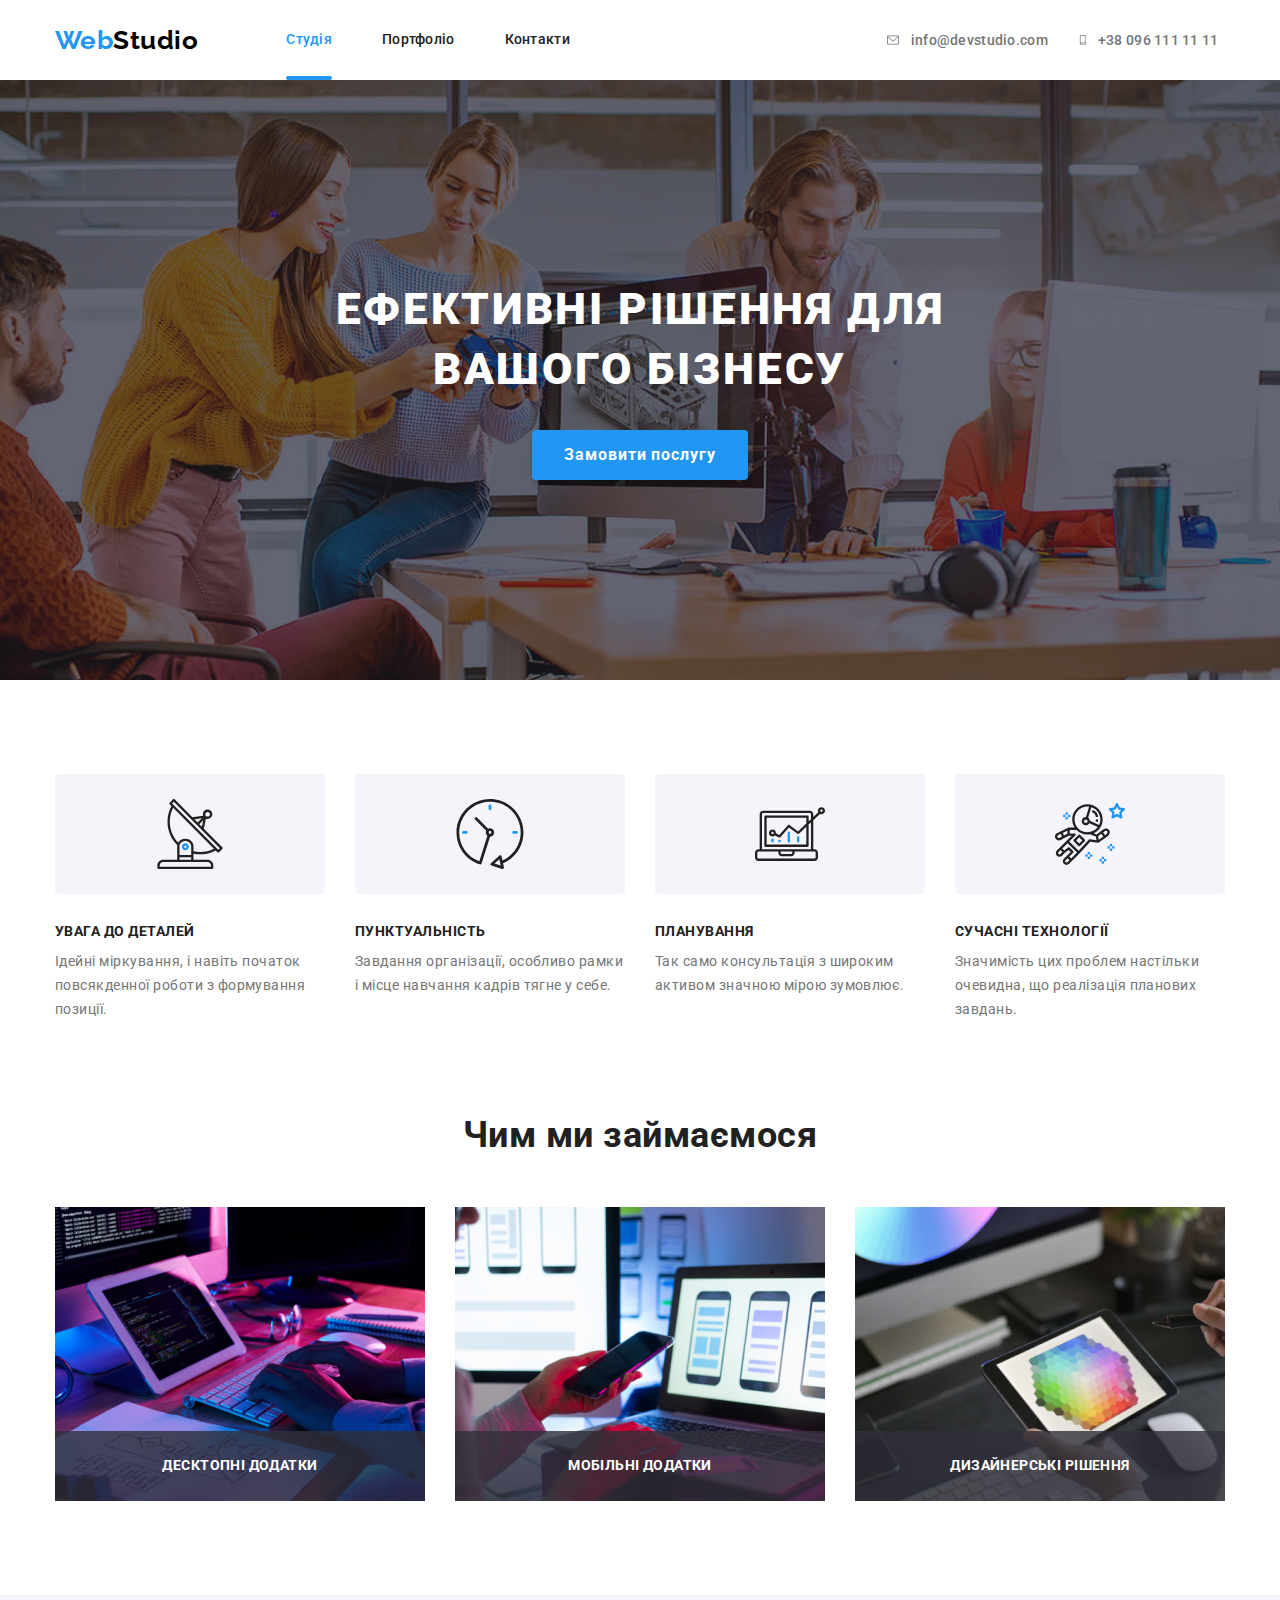
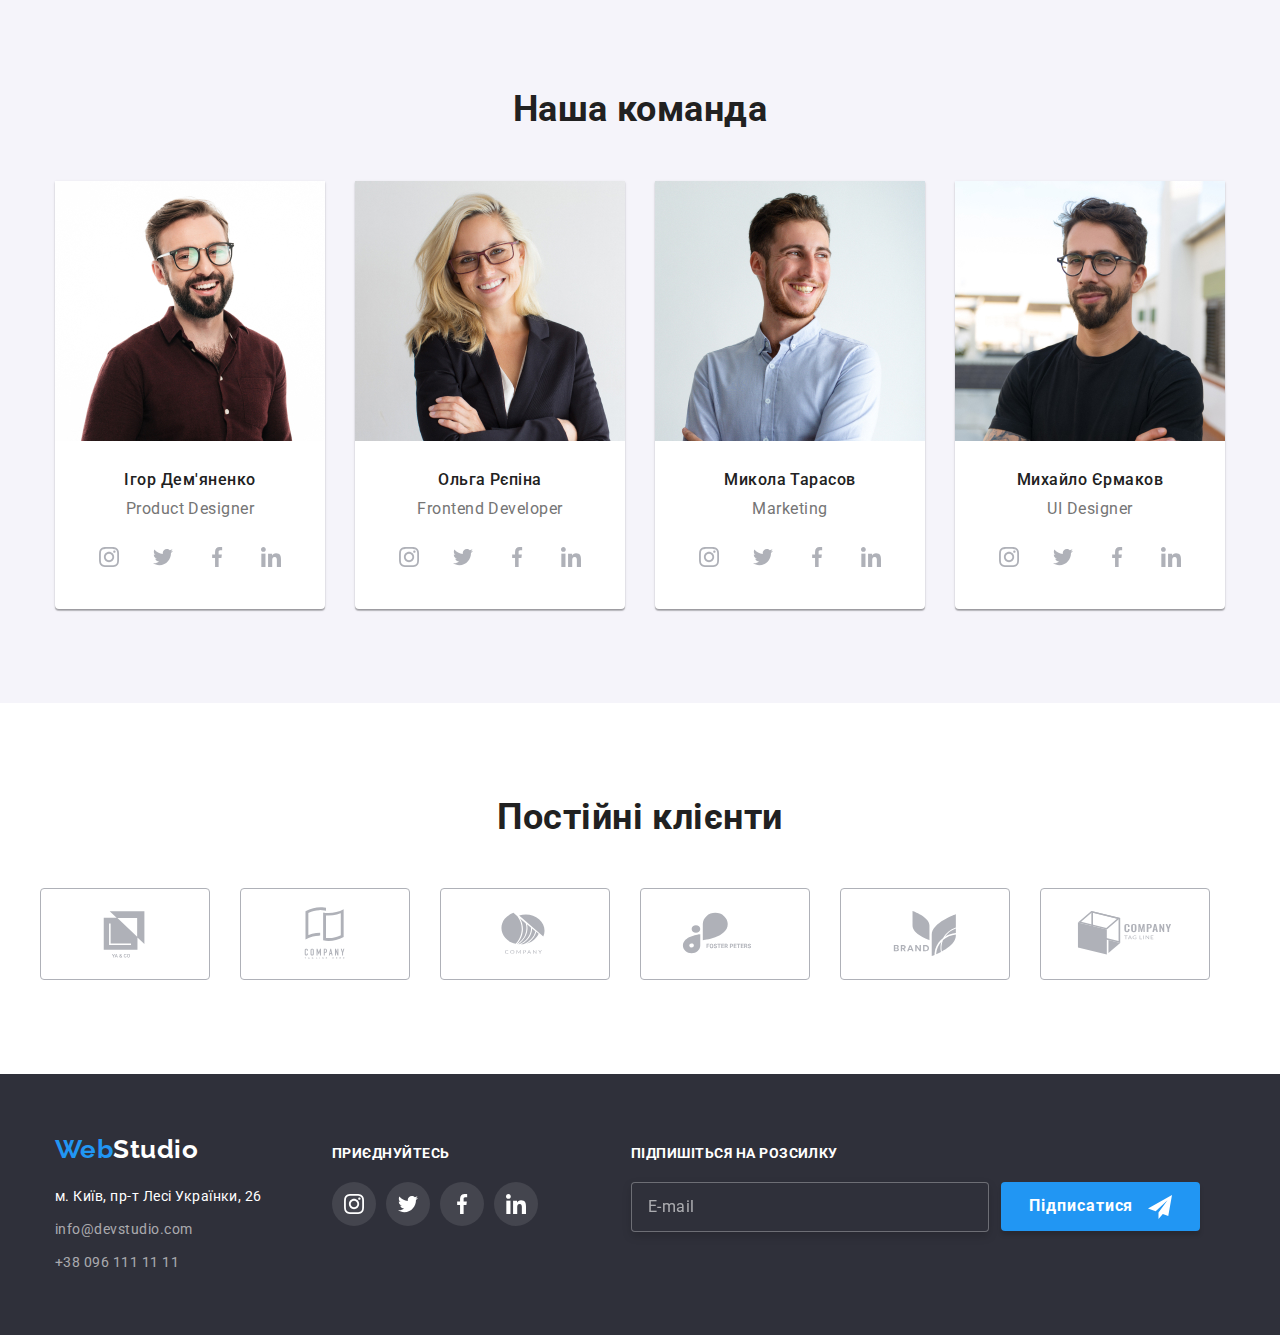
<file: index.html>
<!DOCTYPE html>
<html lang="en">
  <head>
    <meta charset="UTF-8" />
    <meta http-equiv="X-UA-Compatible" content="IE=edge" />
    <meta name="viewport" content="width=device-width, initial-scale=1.0" />
    <title>Document</title>
    <link
      href="https://fonts.googleapis.com/css2?family=Raleway:wght@700&family=Roboto:wght@400;500;700;900&display=swap"
      rel="stylesheet"
    />
    <link
      rel="stylesheet"
      href="https://cdnjs.cloudflare.com/ajax/libs/modern-normalize/1.1.0/modern-normalize.min.css"
    />
    <link rel="stylesheet" href="./css/main.min.css" />
  </head>
  <body>
    <!-- Модальне вікно -->

    <div class="backdrop is-hidden" data-modal>
      <div class="modal">
        <button data-modal-close class="modal__button">
          <svg class="modal__icon" width="30" height="30">
            <use href="./images/svg/symbol-defs.svg#icon-close" />
          </svg>
        </button>
        <h2 class="modal__title">Залиште свої дані, ми вам передзвонимо</h2>

        <form class="form">
          <div class="form__group">
            <label class="form__label"
              >Ім'я
              <input
                class="form__input"
                type="text"
                placeholder=" "
                name=" user-nane"
                required
              />
              <svg class="modal__icon" width="20" height="20">
                <use
                  href="./images/svg/symbol-defs.svg#icon-person-black-18dp-1"
                />
              </svg>
            </label>
          </div>

          <div class="form__group">
            <label class="form__label"
              >Телефон
              <input
                class="form__input"
                type="tel"
                placeholder=" "
                name=" namber "
                required
              />
              <svg class="modal__icon" width="20" height="20">
                <use
                  href="./images/svg/symbol-defs.svg#icon-phone-black-18dp-1"
                />
              </svg>
            </label>
          </div>

          <div class="form__group">
            <label class="form__label"
              >Пошта
              <input
                class="form__input"
                type="email"
                placeholder=" "
                name=" tel-nane"
                required
              />
              <svg class="modal__icon" width="20" height="20">
                <use
                  href="./images/svg/symbol-defs.svg#icon-email-black-18dp-1"
                />
              </svg>
            </label>
          </div>

          <div class="form__group">
            <label class="form__label form__label-message"
              >Коментар
              <textarea
                class="form__input"
                name="form-text"
                placeholder="Введіть текст"
                required
              ></textarea>
            </label>
          </div>

          <div class="form__check">
            <input
              class="form__checkbox display"
              type="checkbox"
              name=""
              id="licence"
              required
            />
            <label class="form__label-check" for="licence">
              <svg class="form__check-icon" width="11" height="8">
                <use href="./images/svg/symbol-defs.svg#icon-check" />
              </svg>
              Погоджуюся з розсилкою та приймаю
              <a class="form__check-link" href="#"> Умови договору</a>
            </label>
            <button class="form__button" type="submit">Відправити</button>
          </div>
        </form>
      </div>
    </div>
    <!-- Шапка -->

    <header class="header">
      <div class="container flex">
        <a class="logo__link link" href="index.html">
          <span class="logo__title">Web</span
          ><span class="logo__title-header">Studio</span></a
        >
        <!-- Навігація на інші сторінки -->

        <div class="header-new">
          <nav class="nav">
            <ul class="nav__list list">
              <li class="nav__item">
                <a class="nav__link current link" href="./index.html">Студія</a>
              </li>
              <li class="nav__item">
                <a class="nav__link link" href="./portfolio.html">Портфоліо</a>
              </li>
              <li class="nav__item">
                <a class="nav__link link" href="">Контакти</a>
              </li>
            </ul>
          </nav>

          <ul class="contact list">
            <li class="contact__item">
              <a class="contact__link link" href="mailto:info@devstudio.com">
                <svg class="contact__icon" width="16" height="12">
                  <use href="./images/svg/symbol-defs.svg#icon-mail" />
                </svg>
                info@devstudio.com</a
              >
            </li>
            <li class="contact__item">
              <a
                class="contact__link contact__link--number link"
                href="tel:+380961111111"
              >
                <svg class="contact__icon" width="10" height="16">
                  <use href="./images/svg/symbol-defs.svg#icon-smartphone" />
                </svg>
                +38 096 111 11 11
              </a>
            </li>
          </ul>
        </div>

        <div class="header-link" data-menu>
          <div class="header-link__box">
            <nav class="nav--header">
              <ul class="nav__list--header list">
                <li class="nav__item-header">
                  <a class="nav__header current link" href="./index.html"
                    >Студія</a
                  >
                </li>
                <li class="nav__item-header">
                  <a class="nav__header link" href="./portfolio.html"
                    >Портфоліо</a
                  >
                </li>
                <li class="nav__item-header">
                  <a class="nav__header link" href="">Контакти</a>
                </li>
              </ul>
            </nav>
          </div>
          <div class="header-link__box2">
            <ul class="contact--header list">
              <li class="contact__item--header">
                <a class="contact__header--num link" href="tel:+380961111111">
                  +38 096 111 11 11
                </a>
              </li>
              <li class="contact__item--header">
                <a
                  class="contact__header--mail link"
                  href="mailto:info@devstudio.com"
                >
                  info@devstudio.com</a
                >
              </li>
            </ul>
            <ul class="social-header list">
              <li class="social-header__item">
                <a href="" class="social-header__link">Instagram</a>
              </li>
              <li class="social-header__item">
                <a href="" class="social-header__link">Twitter</a>
              </li>
              <li class="social-header__item">
                <a href="" class="social-header__link">Facebook</a>
              </li>
              <li class="social-header__item">
                <a href="" class="social-header__link">LinkedIn</a>
              </li>
            </ul>
          </div>
        </div>
        <button
          class="header__btn is-open"
          type="button"
          aria-expanded="false"
          aria-controls="menu__container"
          data-menu-button
        >
          <svg
            class="header__icon"
            width="40"
            heiht="40"
            aria-label="open menu"
          >
            <use
              class="menu-btn__close"
              href="./images/svg/symbol-defs.svg#icon-close_40px"
            ></use>
            <use
              class="menu-btn__menu"
              href="./images/svg/symbol-defs.svg#icon-menu_40px"
            ></use>
          </svg>
        </button>
      </div>
    </header>
    <!-- Унікальний контент сторінки -->

    <main class="main">
      <!-- Герой-->

      <section class="hero">
        <h1 class="hero__title">Ефективні рішення для вашого бізнесу</h1>
        <button data-modal-open class="hero__button" type="button">
          Замовити послугу
        </button>
      </section>

      <!-- Особливості-->

      <section class="features section">
        <div class="container">
          <h2 class="visually-hidden">Особливості</h2>
          <ul class="features__list list">
            <li class="features__item">
              <div class="features__box">
                <svg class="features__icon" width="70" height="70">
                  <use href="./images/svg/symbol-defs.svg#icon-antenna" />
                </svg>
              </div>
              <h3 class="features__title">УВАГА ДО ДЕТАЛЕЙ</h3>
              <p class="features__text">
                Ідейні міркування, і навіть початок повсякденної роботи з
                формування позиції.
              </p>
            </li>
            <li class="features__item">
              <div class="features__box">
                <svg class="features__icon" width="70" height="70">
                  <use href="./images/svg/symbol-defs.svg#icon-clock" />
                </svg>
              </div>
              <h3 class="features__title">ПУНКТУАЛЬНІСТЬ</h3>
              <p class="features__text">
                Завдання організації, особливо рамки і місце навчання кадрів
                тягне у себе.
              </p>
            </li>
            <li class="features__item">
              <div class="features__box">
                <svg class="features__icon" width="70" height="70">
                  <use href="./images/svg/symbol-defs.svg#icon-diagram" />
                </svg>
              </div>
              <h3 class="features__title">ПЛАНУВАННЯ</h3>
              <p class="features__text">
                Так само консультація з широким активом значною мірою зумовлює.
              </p>
            </li>
            <li class="features__item">
              <div class="features__box">
                <svg class="features__icon" width="70" height="70">
                  <use href="./images/svg/symbol-defs.svg#icon-astronaut" />
                </svg>
              </div>
              <h3 class="features__title">СУЧАСНІ ТЕХНОЛОГІЇ</h3>
              <p class="features__text">
                Значимість цих проблем настільки очевидна, що реалізація
                планових завдань.
              </p>
            </li>
          </ul>
        </div>
      </section>

      <!-- Чим ми займаємся -->

      <section class="we-do section">
        <div class="container">
          <h2 class="title">Чим ми займаємося</h2>
          <ul class="we-do__list list">
            <li class="we-do__item">
              <picture>
                <source
                  srcset="
                    ./images/desktop/img1.jpg    1x,
                    ./images/desktop/img1@2x.jpg 2x
                  "
                />
                <img
                  class="pictures"
                  src="./images/desktop/img1.jpg jpg"
                  alt="Десктопні додатки"
                  width="370"
                />
              </picture>
              <p class="we-do__text">Десктопні додатки</p>
            </li>
            <li class="we-do__item">
              <picture>
                <source
                  srcset="
                    ./images/desktop/img2.jpg    1x,
                    ./images/desktop/img2@2x.jpg 2x
                  "
                />
                <img
                  class="pictures"
                  src="./images/desktop/img2.jpg "
                  alt="Мобільні додатки"
                  width="370"
                />
              </picture>

              <p class="we-do__text">Мобільні додатки</p>
            </li>
            <li class="we-do__item">
              <picture>
                <source
                  srcset="
                    ./images/desktop/img3.jpg    1x,
                    ./images/desktop/img3@2x.jpg 2x
                  "
                />
                <img
                  class="pictures"
                  src="./images/desktop/img3.jpg"
                  alt="Дизайнерські рішення"
                  width="370"
                />
              </picture>
              <p class="we-do__text">Дизайнерські рішення</p>
            </li>
          </ul>
        </div>
      </section>

      <!-- Наша команда -->

      <section class="team section">
        <div class="container">
          <h2 class="title">Наша команда</h2>
          <ul class="team__list list">
            <li class="team__item">
              <picture>
                <source
                  srcset="
                    ./images/desktop/igor.jpg    1x,
                    ./images/desktop/igor@2x.jpg 2x
                  "
                  media="(min-width:1200px)"
                />
                <source
                  srcset="
                    ./images/tablet/igor-tab.jpg    1x,
                    ./images/tablet/igor-tab@2x.jpg 2x
                  "
                  media="(min-width:768px)"
                />
                <source
                  srcset="
                    ./images/mobile/igor-mob.jpg    1x,
                    ./images/mobile/igor-mob@2x.jpg 2x
                  "
                  media="(min-width:320px)"
                />
                <img
                  class="team__photo pictures"
                  src="./images/mobile/igor-mob.jpg"
                  alt="Ігор Дем'яненко"
                />
              </picture>
              <div class="person">
                <h3 class="person__title">Ігор Дем'яненко</h3>
                <p class="person__text">Product Designer</p>
                <ul class="social-networks">
                  <li class="social-networks__item">
                    <a class="social-networks__link" href="">
                      <svg
                        class="social-networks__icon"
                        width="20px"
                        height="20px"
                      >
                        <use
                          href="./images/svg/symbol-defs.svg#icon-instagram"
                        ></use>
                      </svg>
                    </a>
                  </li>
                  <li class="social-networks__item">
                    <a class="social-networks__link" href="">
                      <svg
                        class="social-networks__icon"
                        width="20px"
                        height="20px"
                      >
                        <use
                          href="./images/svg/symbol-defs.svg#icon-twitter"
                        ></use>
                      </svg>
                    </a>
                  </li>
                  <li class="social-networks__item">
                    <a class="social-networks__link" href="">
                      <svg
                        class="social-networks__icon"
                        width="20px"
                        height="20px"
                      >
                        <use
                          href="./images/svg/symbol-defs.svg#icon-facebook"
                        ></use>
                      </svg>
                    </a>
                  </li>
                  <li class="social-networks__item">
                    <a class="social-networks__link" href="">
                      <svg
                        class="social-networks__icon"
                        width="20px"
                        height="20px"
                      >
                        <use
                          href="./images/svg/symbol-defs.svg#icon-linkedin"
                        ></use>
                      </svg>
                    </a>
                  </li>
                </ul>
              </div>
            </li>
            <li class="team__item">
              <picture>
                <source
                  srcset="
                    ./images/desktop/olga.jpg    1x,
                    ./images/desktop/olga@2x.jpg 2x
                  "
                  media="(min-width:1200px)"
                />
                <source
                  srcset="
                    ./images/tablet/olga-tab.jpg    1x,
                    ./images/tablet/olga-tab@2x.jpg 2x
                  "
                  media="(min-width:768px)"
                />
                <source
                  srcset="
                    ./images/mobile/olga-mob.jpg    1x,
                    ./images/mobile/olga-mob@2x.jpg 2x
                  "
                  media="(min-width:320px)"
                />
                <img
                  class="team__photo pictures"
                  src="./images/mobile/olga-mob.jpg"
                  alt="Ольга Рєпіна"
                />
              </picture>
              <div class="person">
                <h3 class="person__title">Ольга Рєпіна</h3>
                <p class="person__text">Frontend Developer</p>
                <ul class="social-networks">
                  <li class="social-networks__item">
                    <a class="social-networks__link" href="">
                      <svg
                        class="social-networks__icon"
                        width="20px"
                        height="20px"
                      >
                        <use
                          href="./images/svg/symbol-defs.svg#icon-instagram"
                        ></use>
                      </svg>
                    </a>
                  </li>
                  <li class="social-networks__item">
                    <a class="social-networks__link" href="">
                      <svg
                        class="social-networks__icon"
                        width="20px"
                        height="20px"
                      >
                        <use
                          href="./images/svg/symbol-defs.svg#icon-twitter"
                        ></use>
                      </svg>
                    </a>
                  </li>
                  <li class="social-networks__item">
                    <a class="social-networks__link" href="">
                      <svg
                        class="social-networks__icon"
                        width="20px"
                        height="20px"
                      >
                        <use
                          href="./images/svg/symbol-defs.svg#icon-facebook"
                        ></use>
                      </svg>
                    </a>
                  </li>
                  <li class="social-networks__item">
                    <a class="social-networks__link" href="">
                      <svg
                        class="social-networks__icon"
                        width="20px"
                        height="20px"
                      >
                        <use
                          href="./images/svg/symbol-defs.svg#icon-linkedin"
                        ></use>
                      </svg>
                    </a>
                  </li>
                </ul>
              </div>
            </li>
            <li class="team__item">
              <picture>
                <source
                  srcset="
                    ./images/desktop/niko.jpg    1x,
                    ./images/desktop/niko@2x.jpg 2x
                  "
                  media="(min-width:1200px)"
                />
                <source
                  srcset="
                    ./images/tablet/niko-tab.jpg    1x,
                    ./images/tablet/niko-tab@2x.jpg 2x
                  "
                  media="(min-width:768px)"
                />
                <source
                  srcset="
                    ./images/mobile/niko-mob.jpg    1x,
                    ./images/mobile/niko-mob@2x.jpg 2x
                  "
                  media="(min-width:320px)"
                />
                <img
                  class="team__photo pictures"
                  src="./images/mobile/niko-mob.jpg"
                  alt="Микола Тарасов"
                />
              </picture>

              <div class="person">
                <h3 class="person__title">Микола Тарасов</h3>
                <p class="person__text">Marketing</p>
                <ul class="social-networks">
                  <li class="social-networks__item">
                    <a class="social-networks__link" href="">
                      <svg
                        class="social-networks__icon"
                        width="20px"
                        height="20px"
                      >
                        <use
                          href="./images/svg/symbol-defs.svg#icon-instagram"
                        ></use>
                      </svg>
                    </a>
                  </li>
                  <li class="social-networks__item">
                    <a class="social-networks__link" href="">
                      <svg
                        class="social-networks__icon"
                        width="20px"
                        height="20px"
                      >
                        <use
                          href="./images/svg/symbol-defs.svg#icon-twitter"
                        ></use>
                      </svg>
                    </a>
                  </li>
                  <li class="social-networks__item">
                    <a class="social-networks__link" href="">
                      <svg
                        class="social-networks__icon"
                        width="20px"
                        height="20px"
                      >
                        <use
                          href="./images/svg/symbol-defs.svg#icon-facebook"
                        ></use>
                      </svg>
                    </a>
                  </li>
                  <li class="social-networks__item">
                    <a class="social-networks__link" href="">
                      <svg
                        class="social-networks__icon"
                        width="20px"
                        height="20px"
                      >
                        <use
                          href="./images/svg/symbol-defs.svg#icon-linkedin"
                        ></use>
                      </svg>
                    </a>
                  </li>
                </ul>
              </div>
            </li>
            <li class="team__item">
              <picture>
                <source
                  srcset="
                    ./images/desktop/michael.jpg    1x,
                    ./images/desktop/michael@2x.jpg 2x
                  "
                  media="(min-width:1200px)"
                />
                <source
                  srcset="
                    ./images/tablet/michael-tab.jpg    1x,
                    ./images/tablet/michael-tab@2x.jpg 2x
                  "
                  media="(min-width:768px)"
                />
                <source
                  srcset="
                    ./images/mobile/michael-mob.jpg    1x,
                    ./images/mobile/michael-mob@2x.jpg 2x
                  "
                  media="(min-width:320px)"
                />
                <img
                  class="team__photo pictures"
                  src="./images/mobile/michael-mob.jpg"
                  alt="Михайло Єрмаков"
                />
              </picture>

              <div class="person">
                <h3 class="person__title">Михайло Єрмаков</h3>
                <p class="person__text">UI Designer</p>
                <ul class="social-networks">
                  <li class="social-networks__item">
                    <a class="social-networks__link" href="">
                      <svg
                        class="social-networks__icon"
                        width="20px"
                        height="20px"
                      >
                        <use
                          href="./images/svg/symbol-defs.svg#icon-instagram"
                        ></use>
                      </svg>
                    </a>
                  </li>
                  <li class="social-networks__item">
                    <a class="social-networks__link" href="">
                      <svg
                        class="social-networks__icon"
                        width="20px"
                        height="20px"
                      >
                        <use
                          href="./images/svg/symbol-defs.svg#icon-twitter"
                        ></use>
                      </svg>
                    </a>
                  </li>
                  <li class="social-networks__item">
                    <a class="social-networks__link" href="">
                      <svg
                        class="social-networks__icon"
                        width="20px"
                        height="20px"
                      >
                        <use
                          href="./images/svg/symbol-defs.svg#icon-facebook"
                        ></use>
                      </svg>
                    </a>
                  </li>
                  <li class="social-networks__item">
                    <a class="social-networks__link" href="">
                      <svg
                        class="social-networks__icon"
                        width="20px"
                        height="20px"
                      >
                        <use
                          href="./images/svg/symbol-defs.svg#icon-linkedin"
                        ></use>
                      </svg>
                    </a>
                  </li>
                </ul>
              </div>
            </li>
          </ul>
        </div>
      </section>

      <!-- Наші клієнти -->

      <section class="regular-customers section">
        <div class="container">
          <h2 class="title">Постійні клієнти</h2>
          <ul class="regular-customers__list list">
            <li class="regular-customers__item">
              <a class="regular-customers__link" href="">
                <svg
                  class="regular-customers__icon"
                  width="106px"
                  height="60px"
                >
                  <use href="./images/svg/symbol-defs.svg#icon-Logo"></use>
                </svg>
              </a>
            </li>
            <li class="regular-customers__item">
              <a class="regular-customers__link" href="">
                <svg
                  class="regular-customers__icon"
                  width="106px"
                  height="60px"
                >
                  <use href="./images/svg/symbol-defs.svg#icon-Logo-1"></use>
                </svg>
              </a>
            </li>
            <li class="regular-customers__item">
              <a class="regular-customers__link" href="">
                <svg
                  class="regular-customers__icon"
                  width="106px"
                  height="60px"
                >
                  <use href="./images/svg/symbol-defs.svg#icon-Logo-2"></use>
                </svg>
              </a>
            </li>
            <li class="regular-customers__item">
              <a class="regular-customers__link" href="">
                <svg
                  class="regular-customers__icon"
                  width="106px"
                  height="60px"
                >
                  <use href="./images/svg/symbol-defs.svg#icon-Logo-3"></use>
                </svg>
              </a>
            </li>
            <li class="regular-customers__item">
              <a class="regular-customers__link" href="">
                <svg
                  class="regular-customers__icon"
                  width="106px"
                  height="60px"
                >
                  <use href="./images/svg/symbol-defs.svg#icon-Logo-4"></use>
                </svg>
              </a>
            </li>
            <li class="regular-customers__item">
              <a class="regular-customers__link" href="">
                <svg
                  class="regular-customers__icon"
                  width="106px"
                  height="60px"
                >
                  <use href="./images/svg/symbol-defs.svg#icon-Logo-5"></use>
                </svg>
              </a>
            </li>
          </ul>
        </div>
      </section>
    </main>

    <!-- Підвал сторінки -->

    <footer class="footer">
      <div class="container section-flex">
        <div class="filter__box">
          <div class="footer-addres">
            <div class="footer-logo">
              <a class="footer-logo__link link" href="index.html">
                <span class="logo__title">Web</span
                ><span class="logo__inversion">Studio</span></a
              >
            </div>
            <address class="address">
              <ul class="address__list list">
                <li class="address__item">
                  <a
                    class="address__link link"
                    href="https://www.google.com/maps/place/%D0%B1%D1%83%D0%BB.+%D0%9B%D0%B5%D1%81%D0%B8+%D0%A3%D0%BA%D1%80%D0%B0%D0%B8%D0%BD%D0%BA%D0%B8,+26,+%D0%9A%D0%B8%D0%B5%D0%B2,+02000/@50.4265807,30.5383858,17z/data=!3m1!4b1!4m5!3m4!1s0x40d4cf0e033ecbe9:0x57a4dffefec77da0!8m2!3d50.4265807!4d30.5383858"
                    target="_blank"
                    rel="noopener noreferrer"
                    >м. Київ, пр-т Лесі Українки, 26</a
                  >
                </li>
                <li class="address__item">
                  <a
                    class="address__linki link"
                    href="mailto:info@devstudio.com"
                    >info@devstudio.com</a
                  >
                </li>
                <li class="address__item">
                  <a class="address__linki link" href="tel:+380961111111"
                    >+38 096 111 11 11</a
                  >
                </li>
              </ul>
            </address>
          </div>

          <!-- Підвал сторінки соціалтні мережі  -->

          <div class="contacts">
            <h2 class="contacts__title">Приєднуйтесь</h2>
            <ul class="contacts__list">
              <li class="contacts__item">
                <a class="contacts__link" href="">
                  <svg class="contacts__icon" width="20px" height="20px">
                    <use
                      href="./images/svg/symbol-defs.svg#icon-instagram"
                    ></use>
                  </svg>
                </a>
              </li>
              <li class="contacts__item">
                <a class="contacts__link" href="">
                  <svg class="contacts__icon" width="20px" height="20px">
                    <use href="./images/svg/symbol-defs.svg#icon-twitter"></use>
                  </svg>
                </a>
              </li>
              <li class="contacts__item">
                <a class="contacts__link" href="">
                  <svg class="contacts__icon" width="20px" height="20px">
                    <use
                      href="./images/svg/symbol-defs.svg#icon-facebook"
                    ></use>
                  </svg>
                </a>
              </li>
              <li class="contacts__item">
                <a class="contacts__link" href="">
                  <svg class="contacts__icon" width="20px" height="20px">
                    <use
                      href="./images/svg/symbol-defs.svg#icon-linkedin"
                    ></use>
                  </svg>
                </a>
              </li>
            </ul>
          </div>

          <!-- Підвал оформлення розсилка -->

          <div class="mailing-list">
            <h2 class="mailing-list__title">Підпишіться на розсилку</h2>
            <form class="mailing-list__form">
              <input
                class="mailing-list__input"
                type="email"
                placeholder="E-mail"
                required
              />
              <button class="mailing-list__btn" type="submit">
                Підписатися
                <svg class="mailing-list__icon" width="24" height="24">
                  <use href="./images/svg/symbol-defs.svg#icon-icon-send" />
                </svg>
              </button>
            </form>
          </div>
        </div>
      </div>
    </footer>
    <script src="./js/mobile-menu.js"></script>
    <script src="./js/modal.js"></script>
  </body>
</html>
</file>
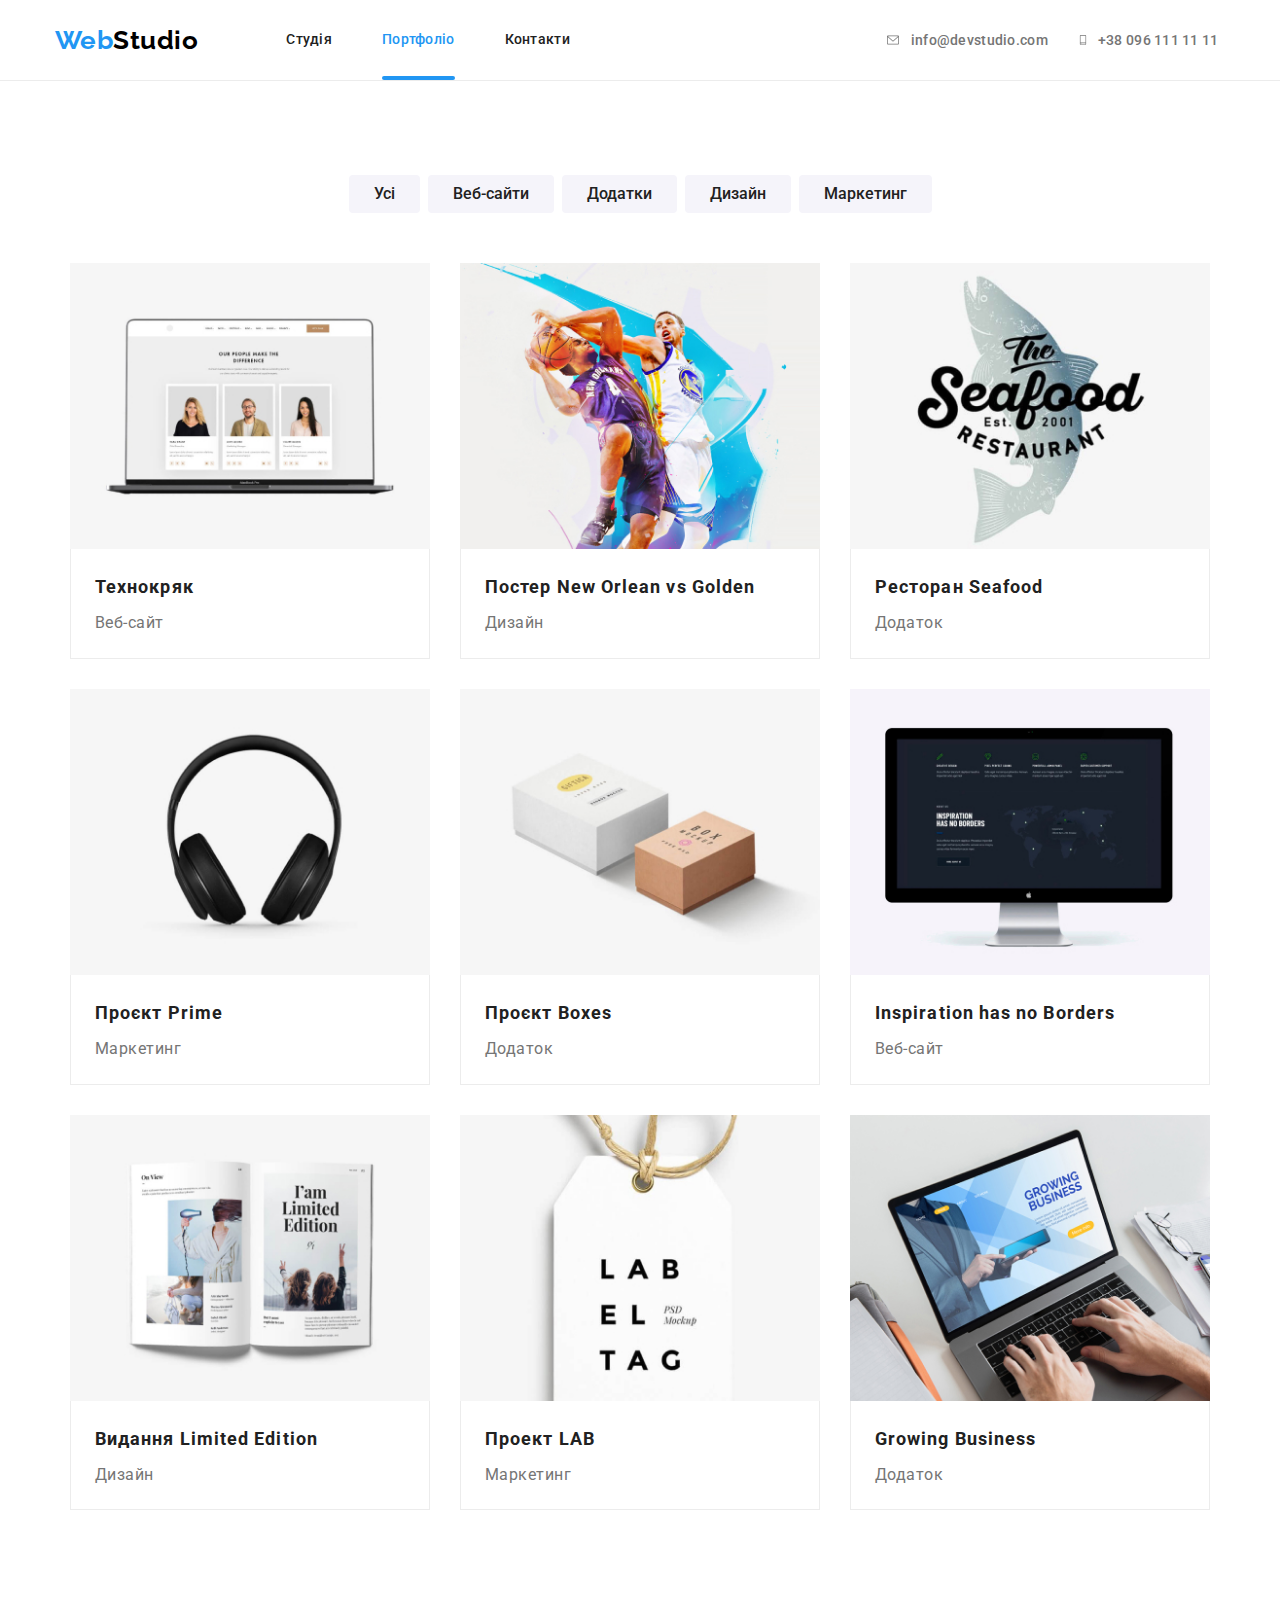
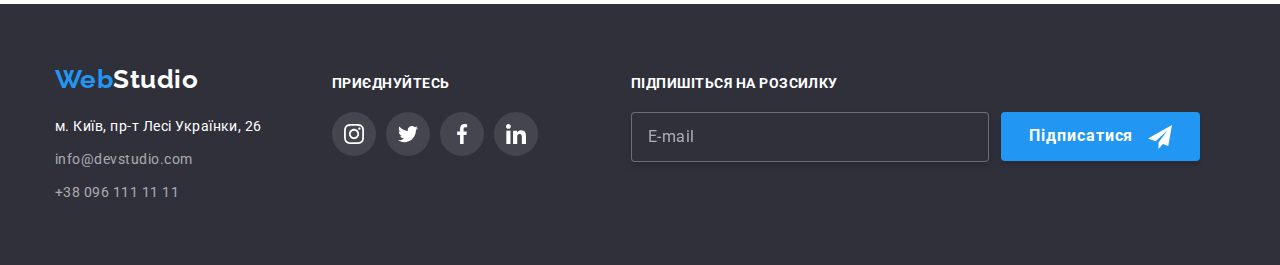
<file: portfolio.html>
<!DOCTYPE html>
<html lang="en">
  <head>
    <meta charset="UTF-8" />
    <meta http-equiv="X-UA-Compatible" content="IE=edge" />
    <meta name="viewport" content="width=device-width, initial-scale=1.0" />
    <title>Document</title>
    <link
      href="https://fonts.googleapis.com/css2?family=Raleway:wght@700&family=Roboto:wght@400;500;700;900&display=swap"
      rel="stylesheet"
    />
    <link
      rel="stylesheet"
      href="https://cdnjs.cloudflare.com/ajax/libs/modern-normalize/1.1.0/modern-normalize.min.css"
    />
    <link rel="stylesheet" href="./css/main.min.css" />
  </head>
  <body>
    <!-- Шапка -->
    <header class="header header__line">
      <div class="container flex">
        <a class="logo__link link" href="index.html">
          <span class="logo__title">Web</span
          ><span class="logo__title-header">Studio</span></a
        >
        <!-- Навігація на інші сторінки -->

        <div class="header-new">
          <nav class="nav">
            <ul class="nav__list list">
              <li class="nav__item">
                <a class="nav__link link" href="./index.html">Студія</a>
              </li>
              <li class="nav__item">
                <a class="nav__link current link" href="./portfolio.html"
                  >Портфоліо</a
                >
              </li>
              <li class="nav__item">
                <a class="nav__link link" href="">Контакти</a>
              </li>
            </ul>
          </nav>

          <ul class="contact list">
            <li class="contact__item">
              <a class="contact__link link" href="mailto:info@devstudio.com">
                <svg class="contact__icon" width="16" height="12">
                  <use href="./images/svg/symbol-defs.svg#icon-mail" />
                </svg>
                info@devstudio.com</a
              >
            </li>
            <li class="contact__item">
              <a
                class="contact__link contact__link--number link"
                href="tel:+380961111111"
              >
                <svg class="contact__icon" width="10" height="16">
                  <use href="./images/svg/symbol-defs.svg#icon-smartphone" />
                </svg>
                +38 096 111 11 11
              </a>
            </li>
          </ul>
        </div>

        <div class="header-link" data-menu>
          <nav class="nav--header">
            <ul class="nav__list--header list">
              <li class="nav__item-header">
                <a class="nav__header link" href="./index.html">Студія</a>
              </li>
              <li class="nav__item-header">
                <a class="nav__header current link" href="./portfolio.html"
                  >Портфоліо</a
                >
              </li>
              <li class="nav__item-header">
                <a class="nav__header link" href="">Контакти</a>
              </li>
            </ul>
          </nav>

          <ul class="contact--header list">
            <li class="contact__item--header">
              <a class="contact__header--num link" href="tel:+380961111111">
                +38 096 111 11 11
              </a>
            </li>
            <li class="contact__item--header">
              <a
                class="contact__header--mail link"
                href="mailto:info@devstudio.com"
              >
                info@devstudio.com</a
              >
            </li>
          </ul>
          <ul class="social-header list">
            <li class="social-header__item">
              <a href="" class="social-header__link">Instagram</a>
            </li>
            <li class="social-header__item">
              <a href="" class="social-header__link">Twitter</a>
            </li>
            <li class="social-header__item">
              <a href="" class="social-header__link">Facebook</a>
            </li>
            <li class="social-header__item">
              <a href="" class="social-header__link">LinkedIn</a>
            </li>
          </ul>
        </div>
        <button
          class="header__btn is-open"
          type="button"
          aria-expanded="false"
          aria-controls="menu__container"
          data-menu-button
        >
          <svg width="40" heiht="40" aria-label="open menu">
            <use
              class="menu-btn__close"
              href="./images/svg/symbol-defs.svg#icon-close_40px"
            ></use>
            <use
              class="menu-btn__menu"
              href="./images/svg/symbol-defs.svg#icon-menu_40px"
            ></use>
          </svg>
        </button>
      </div>
    </header>
    <!-- Унікальний контент сторінки -->
    <main class="portfolio">
      <section class="projects section">
        <div class="container">
          <h1 class="visually-hidden">Портфоліо</h1>
          <!-- Фільтр -->
          <ul class="filter list">
            <li class="filter__item">
              <button class="filter__button" type="button">Усі</button>
            </li>
            <li class="filter__item">
              <button class="filter__button" type="button">Веб-сайти</button>
            </li>
            <li class="filter__item">
              <button class="filter__button" type="button">Додатки</button>
            </li>
            <li class="filter__item">
              <button class="filter__button" type="button">Дизайн</button>
            </li>
            <li class="filter__item">
              <button class="filter__button" type="button">Маркетинг</button>
            </li>
          </ul>
          <!-- Проекти -->
          <ul class="projects list">
            <li class="projects__item">
              <a class="projects__link" href="#">
                <div class="project__box">
                  <picture>
                    <source
                      srcset="
                        ./images/desktop/tehno.jpg    1x,
                        ./images/desktop/tehno@2x.jpg 2x
                      "
                      media="(min-width:1200px)"
                    />
                    <source
                      srcset="
                        ./images/tablet/tehno-tab.jpg    1x,
                        ./images/tablet/tehno-tab@2x.jpg 2x
                      "
                      media="(min-width:768px)"
                    />
                    <source
                      srcset="
                        ./images/mobile/tehno-mob.jpg    1x,
                        ./images/mobile/tehno-mob@2x.jpg 2x
                      "
                      media="(min-width:320px)"
                    />
                    <img
                      class="projects__img pictures"
                      src="./images/mobile/tehno-mob.jpg"
                      alt="project1"
                    />
                  </picture>
                  <div class="overlay">
                    <p class="overlay__text">
                      Ресурс пропонує комплексні пропозиції з різним рівнем
                      функціоналу та сервісів. Все це дозволить відвідувачу
                      отримати вичерпні відомості про компанію чи приватну
                      особу.
                    </p>
                  </div>
                </div>
              </a>
              <div class="projects__container">
                <h2 class="projects__title">Технокряк</h2>
                <p class="projects__text">Веб-сайт</p>
              </div>
            </li>
            <li class="projects__item">
              <a class="projects__link" href="#">
                <div class="project__box">
                  <picture>
                    <source
                      srcset="
                        ./images/desktop/orlean.jpg    1x,
                        ./images/desktop/orlean@2x.jpg 2x
                      "
                      media="(min-width:1200px)"
                    />
                    <source
                      srcset="
                        ./images/tablet/orlean-tab.jpg    1x,
                        ./images/tablet/orlean-tab@2x.jpg 2x
                      "
                      media="(min-width:768px)"
                    />
                    <source
                      srcset="
                        ./images/mobile/orlean-mob.jpg    1x,
                        ./images/mobile/orlean-mob@2x.jpg 2x
                      "
                      media="(min-width:320px)"
                    />
                    <img
                      class="projects__img pictures"
                      src="./images/mobile/orlean-mob.jpg"
                      alt="project2"
                    />
                  </picture>

                  <div class="overlay">
                    <p class="overlay__text">
                      Ресурс пропонує комплексні пропозиції з різним рівнем
                      функціоналу та сервісів. Все це дозволить відвідувачу
                      отримати вичерпні відомості про компанію чи приватну
                      особу.
                    </p>
                  </div>
                </div>
              </a>

              <div class="projects__container">
                <h2 class="projects__title">Постер New Orlean vs Golden</h2>
                <p class="projects__text">Дизайн</p>
              </div>
            </li>
            <li class="projects__item">
              <a class="projects__link" href="#">
                <div class="project__box">
                  <picture>
                    <source
                      srcset="
                        ./images/desktop/seafood.jpg    1x,
                        ./images/desktop/seafood@2x.jpg 2x
                      "
                      media="(min-width:1200px)"
                    />
                    <source
                      srcset="
                        ./images/tablet/seafood-tab.jpg    1x,
                        ./images/tablet/seafood-tab@2x.jpg 2x
                      "
                      media="(min-width:768px)"
                    />
                    <source
                      srcset="
                        ./images/mobile/seafood-mob.jpg    1x,
                        ./images/mobile/seafood-mob@2x.jpg 2x
                      "
                      media="(min-width:320px)"
                    />
                    <img
                      class="projects__img pictures"
                      src="./images/mobile/seafood-mob.jpg"
                      alt="project3"
                    />
                  </picture>

                  <div class="overlay">
                    <p class="overlay__text">
                      Ресурс пропонує комплексні пропозиції з різним рівнем
                      функціоналу та сервісів. Все це дозволить відвідувачу
                      отримати вичерпні відомості про компанію чи приватну
                      особу.
                    </p>
                  </div>
                </div>
              </a>

              <div class="projects__container">
                <h2 class="projects__title">Ресторан Seafood</h2>
                <p class="projects__text">Додаток</p>
              </div>
            </li>
            <li class="projects__item">
              <a class="projects__link" href="#">
                <div class="project__box">
                  <picture>
                    <source
                      srcset="
                        ./images/desktop/prime.jpg    1x,
                        ./images/desktop/prime@2x.jpg 2x
                      "
                      media="(min-width:1200px)"
                    />
                    <source
                      srcset="
                        ./images/tablet/prime-tab.jpg    1x,
                        ./images/tablet/prime-tab@2x.jpg 2x
                      "
                      media="(min-width:768px)"
                    />
                    <source
                      srcset="
                        ./images/mobile/prime-mob.jpg    1x,
                        ./images/mobile/prime-mob@2x.jpg 2x
                      "
                      media="(min-width:320px)"
                    />
                    <img
                      class="projects__img pictures"
                      src="./images/mobile/prime-mob.jpg"
                      alt="project4"
                    />
                  </picture>

                  <div class="overlay">
                    <p class="overlay__text">
                      Ресурс пропонує комплексні пропозиції з різним рівнем
                      функціоналу та сервісів. Все це дозволить відвідувачу
                      отримати вичерпні відомості про компанію чи приватну
                      особу.
                    </p>
                  </div>
                </div>
              </a>

              <div class="projects__container">
                <h2 class="projects__title">Проєкт Prime</h2>
                <p class="projects__text">Маркетинг</p>
              </div>
            </li>
            <li class="projects__item">
              <a class="projects__link" href="#">
                <div class="project__box">
                  <picture>
                    <source
                      srcset="
                        ./images/desktop/boxes.jpg    1x,
                        ./images/desktop/boxes@2x.jpg 2x
                      "
                      media="(min-width:1200px)"
                    />
                    <source
                      srcset="
                        ./images/tablet/boxes-tab.jpg    1x,
                        ./images/tablet/boxes-tab@2x.jpg 2x
                      "
                      media="(min-width:768px)"
                    />
                    <source
                      srcset="
                        ./images/mobile/boxes-mob.jpg    1x,
                        ./images/mobile/boxes-mob@2x.jpg 2x
                      "
                      media="(min-width:320px)"
                    />
                    <img
                      class="projects__img pictures"
                      src="./images/mobile/boxes-mob.jpg"
                      alt="project5"
                    />
                  </picture>

                  <div class="overlay">
                    <p class="overlay__text">
                      Ресурс пропонує комплексні пропозиції з різним рівнем
                      функціоналу та сервісів. Все це дозволить відвідувачу
                      отримати вичерпні відомості про компанію чи приватну
                      особу.
                    </p>
                  </div>
                </div>
              </a>

              <div class="projects__container">
                <h2 class="projects__title">Проєкт Boxes</h2>
                <p class="projects__text">Додаток</p>
              </div>
            </li>
            <li class="projects__item">
              <a class="projects__link" href="#">
                <div class="project__box">
                  <picture>
                    <source
                      srcset="
                        ./images/desktop/inspiration.jpg    1x,
                        ./images/desktop/inspiration@2x.jpg 2x
                      "
                      media="(min-width:1200px)"
                    />
                    <source
                      srcset="
                        ./images/tablet/inspiration-tab.jpg    1x,
                        ./images/tablet/inspiration-tab@2x.jpg 2x
                      "
                      media="(min-width:768px)"
                    />
                    <source
                      srcset="
                        ./images/mobile/inspiration-mob.jpg    1x,
                        ./images/mobile/inspiration-mob@2x.jpg 2x
                      "
                      media="(min-width:320px)"
                    />
                    <img
                      class="projects__img pictures"
                      src="./images/mobile/inspiration-mob.jpg"
                      alt="project6"
                    />
                  </picture>

                  <div class="overlay">
                    <p class="overlay__text">
                      Ресурс пропонує комплексні пропозиції з різним рівнем
                      функціоналу та сервісів. Все це дозволить відвідувачу
                      отримати вичерпні відомості про компанію чи приватну
                      особу.
                    </p>
                  </div>
                </div>
              </a>

              <div class="projects__container">
                <h2 class="projects__title">Inspiration has no Borders</h2>
                <p class="projects__text">Веб-сайт</p>
              </div>
            </li>
            <li class="projects__item">
              <a class="projects__link" href="#">
                <div class="project__box">
                  <picture>
                    <source
                      srcset="
                        ./images/desktop/limited.jpg    1x,
                        ./images/desktop/limited@2x.jpg 2x
                      "
                      media="(min-width:1200px)"
                    />
                    <source
                      srcset="
                        ./images/tablet/limited-tab.jpg    1x,
                        ./images/tablet/limited-tab@2x.jpg 2x
                      "
                      media="(min-width:768px)"
                    />
                    <source
                      srcset="
                        ./images/mobile/limited-mob.jpg    1x,
                        ./images/mobile/limited-mob@2x.jpg 2x
                      "
                      media="(min-width:320px)"
                    />
                    <img
                      class="projects__img pictures"
                      src="./images/mobile/limited-mob.jpg"
                      alt="project7"
                    />
                  </picture>

                  <div class="overlay">
                    <p class="overlay__text">
                      Ресурс пропонує комплексні пропозиції з різним рівнем
                      функціоналу та сервісів. Все це дозволить відвідувачу
                      отримати вичерпні відомості про компанію чи приватну
                      особу.
                    </p>
                  </div>
                </div>
              </a>

              <div class="projects__container">
                <h2 class="projects__title">Видання Limited Edition</h2>
                <p class="projects__text">Дизайн</p>
              </div>
            </li>
            <li class="projects__item">
              <a class="projects__link" href="#">
                <div class="project__box">
                  <picture>
                    <source
                      srcset="
                        ./images/desktop/lab.jpg    1x,
                        ./images/desktop/lab@2x.jpg 2x
                      "
                      media="(min-width:1200px)"
                    />
                    <source
                      srcset="
                        ./images/tablet/lab-tab.jpg    1x,
                        ./images/tablet/lab-tab@2x.jpg 2x
                      "
                      media="(min-width:768px)"
                    />
                    <source
                      srcset="
                        ./images/mobile/lab-mob.jpg    1x,
                        ./images/mobile/lab-mob@2x.jpg 2x
                      "
                      media="(min-width:320px)"
                    />
                    <img
                      class="projects__img pictures"
                      src="./images/mobile/lab-mob.jpg"
                      alt="project8"
                    />
                  </picture>

                  <div class="overlay">
                    <p class="overlay__text">
                      Ресурс пропонує комплексні пропозиції з різним рівнем
                      функціоналу та сервісів. Все це дозволить відвідувачу
                      отримати вичерпні відомості про компанію чи приватну
                      особу.
                    </p>
                  </div>
                </div>
              </a>

              <div class="projects__container">
                <h2 class="projects__title">Проект LAB</h2>
                <p class="projects__text">Маркетинг</p>
              </div>
            </li>

            <li class="projects__item">
              <a class="projects__link" href="#">
                <div class="project__box">
                  <picture>
                    <source
                      srcset="
                        ./images/desktop/growing.jpg    1x,
                        ./images/desktop/growing@2x.jpg 2x
                      "
                      media="(min-width:1200px)"
                    />
                    <source
                      srcset="
                        ./images/tablet/growing-tab.jpg    1x,
                        ./images/tablet/growing-tab@2x.jpg 2x
                      "
                      media="(min-width:768px)"
                    />
                    <source
                      srcset="
                        ./images/mobile/growing-mob.jpg    1x,
                        ./images/mobile/growing-mob@2x.jpg 2x
                      "
                      media="(min-width:320px)"
                    />
                    <img
                      class="projects__img pictures"
                      src="./images/mobile/growing-mob.jpg"
                      alt="project9"
                    />
                  </picture>
                  <div class="overlay">
                    <p class="overlay__text">
                      Ресурс пропонує комплексні пропозиції з різним рівнем
                      функціоналу та сервісів. Все це дозволить відвідувачу
                      отримати вичерпні відомості про компанію чи приватну
                      особу.
                    </p>
                  </div>
                </div>
              </a>
              <div class="projects__container">
                <h2 class="projects__title">Growing Business</h2>
                <p class="projects__text">Додаток</p>
              </div>
            </li>
          </ul>
        </div>
      </section>
    </main>
    <!-- Підвал сторінки -->
    <footer class="footer">
      <div class="container section-flex">
        <div class="filter__box">
          <div class="footer-addres">
            <div class="footer-logo">
              <a class="footer-logo__link link" href="index.html">
                <span class="logo__title">Web</span
                ><span class="logo__inversion">Studio</span></a
              >
            </div>
            <address class="address">
              <ul class="address__list list">
                <li class="address__item">
                  <a
                    class="address__link link"
                    href="https://www.google.com/maps/place/%D0%B1%D1%83%D0%BB.+%D0%9B%D0%B5%D1%81%D0%B8+%D0%A3%D0%BA%D1%80%D0%B0%D0%B8%D0%BD%D0%BA%D0%B8,+26,+%D0%9A%D0%B8%D0%B5%D0%B2,+02000/@50.4265807,30.5383858,17z/data=!3m1!4b1!4m5!3m4!1s0x40d4cf0e033ecbe9:0x57a4dffefec77da0!8m2!3d50.4265807!4d30.5383858"
                    target="_blank"
                    rel="noopener noreferrer"
                    >м. Київ, пр-т Лесі Українки, 26</a
                  >
                </li>
                <li class="address__item">
                  <a
                    class="address__linki link"
                    href="mailto:info@devstudio.com"
                    >info@devstudio.com</a
                  >
                </li>
                <li class="address__item">
                  <a class="address__linki link" href="tel:+380961111111"
                    >+38 096 111 11 11</a
                  >
                </li>
              </ul>
            </address>
          </div>

          <!-- Підвал сторінки соціалтні мережі  -->

          <div class="contacts">
            <h2 class="contacts__title">Приєднуйтесь</h2>
            <ul class="contacts__list">
              <li class="contacts__item">
                <a class="contacts__link" href="">
                  <svg class="contacts__icon" width="20px" height="20px">
                    <use
                      href="./images/svg/symbol-defs.svg#icon-instagram"
                    ></use>
                  </svg>
                </a>
              </li>
              <li class="contacts__item">
                <a class="contacts__link" href="">
                  <svg class="contacts__icon" width="20px" height="20px">
                    <use href="./images/svg/symbol-defs.svg#icon-twitter"></use>
                  </svg>
                </a>
              </li>
              <li class="contacts__item">
                <a class="contacts__link" href="">
                  <svg class="contacts__icon" width="20px" height="20px">
                    <use
                      href="./images/svg/symbol-defs.svg#icon-facebook"
                    ></use>
                  </svg>
                </a>
              </li>
              <li class="contacts__item">
                <a class="contacts__link" href="">
                  <svg class="contacts__icon" width="20px" height="20px">
                    <use
                      href="./images/svg/symbol-defs.svg#icon-linkedin"
                    ></use>
                  </svg>
                </a>
              </li>
            </ul>
          </div>

          <!-- Підвал оформлення розсилка -->

          <div class="mailing-list">
            <h2 class="mailing-list__title">Підпишіться на розсилку</h2>
            <form class="mailing-list__form">
              <input
                class="mailing-list__input"
                type="email"
                placeholder="E-mail"
                required
              />
              <button class="mailing-list__btn" type="submit">
                Підписатися
                <svg class="mailing-list__icon" width="24" height="24">
                  <use href="./images/svg/symbol-defs.svg#icon-icon-send" />
                </svg>
              </button>
            </form>
          </div>
        </div>
      </div>
    </footer>
    <script src="./js/mobile-menu.js"></script>
  </body>
</html>
</file>
<file: css/main.min.css>
:root{--primary-text-color: #757575;--title-text-color: #212121;--accent-color: #2196f3;--primary--white-color: #ffffff}h1,h2,h3,h4,p,ul,li{margin-top:0;margin-bottom:0;padding:0}.list{list-style:none;padding:0;margin:0}.pictures{display:block}.link{text-decoration:none}body{background-color:var(--primary--white-color);color:var(--primary-text-color);font-family:"Roboto",sans-serif;letter-spacing:.03em}.container{margin:0 auto;padding:0 15px}@media screen and (min-width: 479.99px){.container{max-width:480px}}@media screen and (min-width: 767.99px){.container{max-width:768px}}@media screen and (min-width: 1199.99px){.container{max-width:1200px}}.section{padding-top:60px;padding-bottom:60px}@media screen and (min-width: 1199.99px){.section{padding-top:94px;padding-bottom:94px}}.title{color:var(--title-text-color);font-weight:700;font-size:28px;line-height:1.16;text-align:center;margin-bottom:30px}@media screen and (min-width: 1199.99px){.title{font-size:36px;margin-bottom:50px}}.pictures{display:block;max-width:100%;height:auto}.backdrop{position:fixed;top:0;left:0;width:100%;height:100%;background-color:rgba(0,0,0,.2);opacity:1;z-index:1;transition-duration:250ms;transition-timing-function:cubic-bezier(0.4, 0, 0.2, 1)}.backdrop.is-hidden{opacity:0;pointer-events:none;visibility:hidden}.backdrop.is-hidden .modal{transform:translate(-50%, -50%) scale(0.9)}.modal{position:absolute;top:50%;left:50%;padding:40px;border-radius:4px;box-shadow:0px 1px 3px rgba(0,0,0,.12),0px 1px 1px rgba(0,0,0,.14),0px 2px 1px rgba(0,0,0,.2);background-color:var(--primary--white-color);transition-property:transform;transition-duration:250ms;transition-timing-function:cubic-bezier(0.4, 0, 0.2, 1)}@media screen and (max-width: 479.99px){.modal{top:10%;left:0;right:0;width:100%}}@media screen and (min-width: 479.99px){.modal{width:450px;transform:translate(-50%, -50%)}}@media screen and (min-width: 1199.99px){.modal{width:528px;height:581px}}.modal__button{background-color:rgba(0,0,0,0);position:absolute;top:8px;right:58px;border:none;padding:0;margin:0}.modal__button:hover .modal__icon{fill:var(--accent-color)}.modal__icon{position:absolute;top:50%;left:12px;stroke:rgba(0,0,0,.1);transition-duration:250ms;transition-timing-function:cubic-bezier(0.4, 0, 0.2, 1)}.modal__title{font-weight:700;font-size:20px;line-height:1.15;text-align:center;color:#212121}.form{width:100%;height:101%;margin-top:12px;position:relative}.form__group{display:flex;flex-direction:column;position:relative;margin-bottom:10px}.form__label{position:relative;font-weight:400;font-size:12px;line-height:1.1;letter-spacing:.01em;color:#757575}.form__input{margin-top:4px;width:100%;padding-left:42px;padding-top:12px;padding-right:12px;padding-bottom:12px;border:1px solid rgba(33,33,33,.2);border-radius:4px;outline:rgba(0,0,0,0);transition-property:outline;transition-duration:250ms;transition-timing-function:cubic-bezier(0.4, 0, 0.2, 1)}.form__input:focus{outline:1px solid var(--accent-color)}.form__input::-moz-placeholder{font-weight:400;font-size:12px;line-height:1.1;letter-spacing:.01em;color:rgba(117,117,117,.5)}.form__input:-ms-input-placeholder{font-weight:400;font-size:12px;line-height:1.1;letter-spacing:.01em;color:rgba(117,117,117,.5)}.form__input::placeholder{font-weight:400;font-size:12px;line-height:1.1;letter-spacing:.01em;color:rgba(117,117,117,.5)}.form__label-message .form__input{width:100%;height:138px;resize:none;padding:12px 16px}.form__label:focus-within>.modal__icon{fill:var(--accent-color)}.text-contract-basic{font-weight:400;font-size:14px;line-height:1.7;color:#757575}.form__button{display:flex;cursor:pointer;margin:0 auto;font-weight:700;font-size:16px;line-height:1.8;letter-spacing:.06em;color:#fff;padding:10px 52px;background:#2196f3;box-shadow:0px 4px 4px rgba(0,0,0,.15);border-radius:4px;border:rgba(0,0,0,0)}.display{position:absolute;width:1px;height:1px;margin:-1px;border:0;padding:0;white-space:nowrap;-webkit-clip-path:inset(100%);clip-path:inset(100%);clip:rect(0 0 0 0);overflow:hidden}.form__label-check{display:flex;align-items:center;justify-items:center;font-size:12px;line-height:1.6;letter-spacing:.03em;color:var(--text-color);margin-bottom:30px}@media screen and (min-width: 1199.99px){.form__label-check{font-size:14px;line-height:1.71}}.form__checkbox:checked~.form__label-check>.form__check-icon{background-color:#2196f3;border:rgba(0,0,0,0)}.form__check{display:flex;flex-direction:column;justify-content:center;align-items:center}.form__check-link{margin-left:5px;color:#2196f3}.form__check-icon{width:16px;height:16px;margin-right:8px;border:2px solid #000;transition-duration:250ms;transition-timing-function:cubic-bezier(0.4, 0, 0.2, 1)}.header__icon{height:40px}.header{position:relative}.header-link{display:none;width:100%;position:absolute;top:0;left:0;height:100vh;background-color:#fff;padding:48px 40px;flex-direction:column;justify-content:space-between;z-index:2}.header-link.is-open{display:flex}@media screen and (min-width: 767.99px){.header-link{display:none;justify-content:space-between;align-items:center}}.header-new{display:none}@media screen and (min-width: 767.99px){.header-new{display:flex}}.header__btn{height:40px;width:40px;margin:0;margin-left:auto;border:none;display:inline-flex;align-items:center;position:relative;z-index:2;background-color:rgba(0,0,0,0)}.header__btn:focus{fill:#2196f3}@media screen and (min-width: 767.99px){.header__btn{display:none}}.header__btn .menu-btn__menu{display:none}.header__btn.is-open .menu-btn__menu{display:block}.header__btn.is-open .menu-btn__close{display:none}.flex{display:flex;align-items:center;padding-top:10px;padding-bottom:10px}@media screen and (min-width: 767.99px){.flex{padding-top:0;padding-bottom:0}}.contact{display:flex;justify-content:flex-end;flex-direction:column-reverse}@media screen and (min-width: 767.99px){.contact{margin-left:96px;flex-direction:column;justify-content:center;text-align:center}}@media screen and (min-width: 1199.99px){.contact{margin-left:315px;flex-direction:row;align-items:center}}.contact__item{margin-bottom:32px}.contact__item:first-child{margin-bottom:0}@media screen and (min-width: 767.99px){.contact__item{margin-bottom:0}.contact__item:first-child{margin-bottom:10px}}@media screen and (min-width: 1199.99px){.contact__item:first-child{margin-right:30px;margin-bottom:0px}}.contact__link{font-size:24px;line-height:1.16;font-weight:500;letter-spacing:.02em;color:var(--primary-text-color)}@media screen and (min-width: 767.99px){.contact__link{font-size:12px;line-height:1.16;transition-duration:250ms;transition-timing-function:cubic-bezier(0.4, 0, 0.2, 1)}}@media screen and (min-width: 1199.99px){.contact__link{font-size:14px}}@media screen and (max-width: 767.99px){.contact__link--number{font-weight:500;font-size:34px;line-height:1.17;letter-spacing:.02em;color:#2196f3}}.contact .link:hover,.contact .link:focus{color:var(--accent-color)}.contact__link{display:flex;align-items:center}.contact__icon{display:none}@media screen and (min-width: 767.99px){.contact__icon{display:block;fill:currentColor;margin-right:10px}}.logo__title{color:var(--accent-color);font-family:"Raleway",sans-serif;font-weight:700;font-size:26px;line-height:1.19}.logo__title-header{color:#000;font-family:"Raleway",sans-serif;font-weight:700;font-size:26px;line-height:1.19}@media screen and (min-width: 767.99px){.nav__list{display:flex;margin-left:88px}}.nav__list .nav__item{margin-bottom:36px}.nav__list .nav__item:last-child{margin-bottom:0}@media screen and (min-width: 767.99px){.nav__list .nav__item{margin-right:50px;margin-bottom:0}.nav__list .nav__item:last-child{margin-right:0}}.nav__list .nav__link{font-size:40px;line-height:1.17;font-weight:500;letter-spacing:.02em;color:var(--title-text-color);transition-duration:250ms;transition-timing-function:cubic-bezier(0.4, 0, 0.2, 1)}@media screen and (min-width: 767.99px){.nav__list .nav__link{font-weight:500;font-size:14px;line-height:1.14;display:block;padding:32px 0}}.nav__list .link:hover,.nav__list .link:focus{color:var(--accent-color)}.nav__list .link.current{color:var(--accent-color);position:relative}@media screen and (min-width: 767.99px){.nav__list .link.current::after{content:"";position:absolute;width:100%;height:4px;left:0;bottom:0;background-color:var(--accent-color);border-radius:2px}}.social-header{display:flex;flex-wrap:wrap;align-items:center}.social-header__item{padding-right:10px;margin-right:10px;border-right:1px solid rgba(33,33,33,.2)}.social-header__item:last-child{margin-right:0px;padding-right:0px;border:none}.social-header__link{font-weight:500;font-size:18px;line-height:1.22;letter-spacing:.02em;color:#2196f3;list-style:none;text-decoration:none}.nav__item-header{font-weight:500;font-size:40px;line-height:1.17;letter-spacing:.02em;margin-bottom:32px}.nav__item-header:last-child{margin-bottom:0}.nav__header{color:#000}.contact__header--num{font-style:normal;font-weight:500;font-size:34px;line-height:1.17;letter-spacing:.02em;color:#2196f3}.contact__item--header{margin-bottom:32px}.contact__header--mail{font-weight:500;font-size:24px;line-height:1.16;letter-spacing:.02em;color:#757575}.current{color:#2196f3}.hero{background-color:#2f303a;background-image:linear-gradient(rgba(47, 48, 58, 0.4), rgba(47, 48, 58, 0.4)),url(../images/hero-mob.jpg);background-repeat:no-repeat;background-position:center;background-size:cover;letter-spacing:.06em;text-align:center;padding:118px 0}@media(min-device-pixel-ratio: 2),(-webkit-min-device-pixel-ratio: 2),(min-resolution: 192dpi),(min-resolution: 2dppx){.hero{background-image:linear-gradient(rgba(47, 48, 58, 0.4), rgba(47, 48, 58, 0.4)),url(../images/hero-mob@2x.jpg)}}@media screen and (min-width: 767.99px){.hero{background-image:linear-gradient(rgba(47, 48, 58, 0.4), rgba(47, 48, 58, 0.4)),url(../images/hero-tab.jpg)}}@media screen and (min-width: 767.99px)and (min-device-pixel-ratio: 2),screen and (min-width: 767.99px)and (-webkit-min-device-pixel-ratio: 2),screen and (min-width: 767.99px)and (min-resolution: 192dpi),screen and (min-width: 767.99px)and (min-resolution: 2dppx){.hero{background-image:linear-gradient(rgba(47, 48, 58, 0.4), rgba(47, 48, 58, 0.4)),url(../images/hero-tab@2x.jpg)}}@media screen and (min-width: 1199.99px){.hero{background-image:linear-gradient(rgba(47, 48, 58, 0.4), rgba(47, 48, 58, 0.4)),url(../images/hero.jpg);background-size:1600px;padding:200px 0}}@media screen and (min-width: 1199.99px)and (min-device-pixel-ratio: 2),screen and (min-width: 1199.99px)and (-webkit-min-device-pixel-ratio: 2),screen and (min-width: 1199.99px)and (min-resolution: 192dpi),screen and (min-width: 1199.99px)and (min-resolution: 2dppx){.hero{background-image:linear-gradient(rgba(47, 48, 58, 0.4), rgba(47, 48, 58, 0.4)),url(../images/hero@2x.jpg)}}.hero__title{color:var(--primary--white-color);font-weight:900;font-size:26px;line-height:1.6;letter-spacing:.06em;text-transform:uppercase;margin-left:auto;margin-right:auto;margin-top:0;margin-bottom:30px;max-width:696px;text-align:center}@media screen and (min-width: 767.99px){.hero__title{font-size:44px}}@media screen and (min-width: 1199.99px){.hero__title{max-width:696px;line-height:1.36}}.hero__button{padding:10px 24px;cursor:pointer;border:0;font-weight:700;font-size:16px;line-height:1.88;letter-spacing:.06em;box-shadow:0px 4px 4px rgba(0,0,0,.15);border-radius:4px;color:var(--primary--white-color);background-color:var(--accent-color)}@media screen and (min-width: 1199.99px){.hero__button{max-width:696px;padding:10px 32px}}.visually-hidden{position:absolute;white-space:nowrap;width:1px;height:1px;overflow:hidden;border:0;padding:0;clip:rect(0 0 0 0);-webkit-clip-path:inset(50%);clip-path:inset(50%);margin:-1px}@media screen and (min-width: 767.99px){.features__list{display:flex;width:100%;flex-wrap:wrap}}.features__item{margin-bottom:30px}@media screen and (min-width: 767.99px){.features__item{width:calc((100% - 60px)/2);margin:15px}.features__item:nth-child(-n+2){margin-top:0px}.features__item:nth-last-child(-n+2){margin-bottom:0px}}@media screen and (min-width: 1199.99px){.features__item{max-width:270px;margin-top:0px;margin-bottom:0}.features__item:first-child{margin-left:0}.features__item:last-child{margin-right:0px}}.features__box{display:flex;height:120px;margin-bottom:30px;background-color:#f5f4fa;justify-content:center;text-align:center;align-items:center;border-radius:4px}.features__title{text-align:center;color:var(--title-text-color);font-weight:700;font-size:14px;line-height:1.14;text-transform:uppercase;margin-bottom:10px}@media screen and (min-width: 767.99px){.features__title{text-align:left}}.section .features__text{font-size:14px;line-height:1.71}.we-do{display:none;padding-top:0}@media screen and (min-width: 1199.99px){.we-do{display:block}}.we-do__list{display:flex}.we-do__item{position:relative}.we-do__text{position:absolute;color:#fff;font-weight:700;font-size:14px;line-height:1.1;letter-spacing:.03em;text-transform:uppercase;text-align:center;width:100%;height:70px;bottom:0;background-color:rgba(47,48,58,.8);text-align:center;padding:27px 0}.list .we-do__item+.we-do__item{margin-left:30px}.team{background-color:#f5f4fa}@media screen and (min-width: 767.99px){.team__list{display:flex;flex-wrap:wrap;margin:-15px}}.team__item{text-align:center;box-shadow:0px 1px 3px rgba(0,0,0,.12),0px 1px 1px rgba(0,0,0,.14),0px 2px 1px rgba(0,0,0,.2);border-radius:0px 0px 4px 4px;background-color:#fff}@media screen and (max-width: 767.99px){.team__item{margin-bottom:30px}.team__item:last-child{margin-bottom:0px}}@media screen and (min-width: 767.99px){.team__item{width:calc((100% - 60px)/2);margin:15px}}@media screen and (min-width: 1199.99px){.team__item{width:calc((100% - 120px)/4)}}.team__photo{width:100%}.person{padding:30px 0}.person__title{color:var(--title-text-color);font-weight:500;font-size:16px;line-height:1.18;margin-bottom:10px}.section .person__text{font-size:16px;line-height:1.18}.social-networks{list-style:none;display:flex;justify-content:center;margin-top:16px}.social-networks__link{display:flex;justify-content:center;align-items:center;border-radius:50%;background-color:var(--primary--white-color);width:44px;height:44px;outline:none;transition-property:all;transition-duration:250ms;transition-timing-function:cubic-bezier(0.4, 0, 0.2, 1)}.social-networks__link:hover,.social-networks__link:focus{background-color:var(--accent-color)}.social-networks__link:hover .social-networks__icon,.social-networks__link:focus .social-networks__icon{fill:#fff}.social-networks__icon{fill:#afb1b8}.social-networks .social-networks__item:not(:last-child){margin-right:10px}.regular-customers__list{display:flex;flex-wrap:wrap;margin:-15px}.regular-customers__item{width:calc((100% - 60px)/2);margin:15px}@media screen and (min-width: 767.99px){.regular-customers__item{width:calc((100% - 90px)/3)}}@media screen and (min-width: 1199.99px){.regular-customers__item{width:calc((100% - 180px)/6)}.regular-customers__item:first-child{margin-left:0}.regular-customers__item:last-child{margin-right:0}}.regular-customers__link{display:flex;width:100%;height:92px;justify-content:center;align-items:center;border:1px solid #afb1b8;border-radius:4px;outline:none;transition-property:border-color;transition-property:all;transition-duration:250ms;transition-timing-function:cubic-bezier(0.4, 0, 0.2, 1)}.regular-customers__link:hover,.regular-customers__link:focus,.regular-customers__link:hover .regular-customers__icon,.regular-customers__link:focus .regular-customers__icon{border-color:var(--accent-color);fill:var(--accent-color)}.regular-customers__icon{fill:#afb1b8;transition-property:fill;transition-property:all;transition-duration:250ms;transition-timing-function:cubic-bezier(0.4, 0, 0.2, 1)}.footer{background-color:#2f303a;padding:60px 0}.filter__box{display:flex;flex-direction:column;align-items:center;text-align:center}@media screen and (min-width: 767.99px){.filter__box{flex-direction:row;flex-wrap:wrap;justify-content:space-around;align-items:baseline}}@media screen and (min-width: 1199.99px){.filter__box{text-align:left}}.section-flex{display:flex;align-items:baseline}.footer-logo{margin-bottom:20px}.logo__inversion{color:var(--primary--white-color);font-family:"Raleway",sans-serif;font-weight:700;font-size:26px;line-height:1.19}.list .address__item:nth-child(-n+2){margin-bottom:9px}.list .address__link{color:var(--primary--white-color);font-size:14px;line-height:1.71;font-style:normal;transition-property:all;transition-duration:250ms;transition-timing-function:cubic-bezier(0.4, 0, 0.2, 1)}.list .address__linki{color:rgba(255,255,255,.6);font-size:14px;line-height:1.71;font-style:normal;transition-property:all;transition-duration:250ms;transition-timing-function:cubic-bezier(0.4, 0, 0.2, 1)}.address__link.link:hover,.address__link.link:focus,.address__linki.link:hover,.address__linki.link:focus{color:var(--accent-color)}.contacts{margin-top:60px}@media screen and (min-width: 767.99px){.contacts{margin-left:70px}}@media screen and (min-width: 767.99px){.contacts{margin-left:70px;margin-top:0}}.contacts__title{font-weight:700;font-size:14px;line-height:1.1;text-transform:uppercase;color:var(--primary--white-color);margin-bottom:20px}.contacts__list{display:flex;list-style:none;justify-content:center}.contacts__item{display:flex;border-radius:50%;width:44px;height:44px;justify-content:center;align-items:center}.contacts__link{display:flex;border-radius:50%;width:44px;height:44px;justify-content:center;align-items:center;background:rgba(255,255,255,.1);outline:none;transition-property:all;transition-duration:250ms;transition-timing-function:cubic-bezier(0.4, 0, 0.2, 1);fill:var(--primary--white-color)}.contacts__link:hover,.contacts__link:focus{background:var(--accent-color)}.contacts__list .contacts__item:not(:last-child){margin-right:10px}.mailing-list{display:block;margin-top:60px;margin-left:0}@media screen and (min-width: 1199.99px){.mailing-list{margin-left:93px;margin-top:0}}.mailing-list__title{font-weight:700;font-size:14px;line-height:1.1;text-transform:uppercase;color:#fff;margin-bottom:20px}.mailing-list__btn{font-weight:700;font-size:16px;line-height:1.8;letter-spacing:.06em;color:#fff;padding:10px 28px;border:rgba(0,0,0,0);background-color:var(--accent-color);box-shadow:0px 4px 4px rgba(0,0,0,.15);border-radius:4px}.mailing-list__icon{vertical-align:middle;margin-left:10px}@media screen and (min-width: 1199.99px){.mailing-list__form{display:flex;justify-content:center;align-items:center}}.mailing-list__input{width:100%;height:50px;background:#2f303a;border:1px solid rgba(255,255,255,.3);filter:drop-shadow(0px 4px 4px rgba(0, 0, 0, 0.15));border-radius:4px;margin-bottom:20px;padding:15px 16px;color:var(--primary--white-color)}@media screen and (min-width: 767.99px){.mailing-list__input{margin-right:12px;margin-bottom:20px}}@media screen and (min-width: 1199.99px){.mailing-list__input{width:358px;margin-bottom:0px}}.mailing-list__input::-moz-placeholder{font-weight:400;font-size:16px;line-height:1.2;letter-spacing:.03em;color:rgba(255,255,255,.6)}.mailing-list__input:-ms-input-placeholder{font-weight:400;font-size:16px;line-height:1.2;letter-spacing:.03em;color:rgba(255,255,255,.6)}.mailing-list__input::placeholder{font-weight:400;font-size:16px;line-height:1.2;letter-spacing:.03em;color:rgba(255,255,255,.6)}.header__line{border-bottom:1px solid #ececec}.filter.list{display:flex;justify-content:center;margin-bottom:50px;flex-wrap:wrap}@media screen and (min-width: 767.99px){.filter.list{justify-content:center}}.filter__item{margin-right:8px;margin-bottom:15px}.filter__item:last-child{margin-right:0px}@media screen and (min-width: 767.99px){.filter__item{margin-bottom:0px}}.filter__button{color:var(--title-text-color);background-color:#f5f4fa;cursor:pointer;border:0;font-family:"Roboto";font-weight:500;font-size:16px;line-height:1.62;padding:6px 25px;border-radius:4px;transition-property:box-shadow,background-color;transition-duration:250ms;transition-timing-function:cubic-bezier(0.4, 0, 0.2, 1)}.filter__button:hover,.filter__button:focus{color:var(--primary--white-color);background-color:var(--accent-color);cursor:pointer;box-shadow:0px 3px 1px rgba(0,0,0,.1),0px 1px 2px rgba(0,0,0,.08),0px 2px 2px rgba(0,0,0,.12)}@media screen and (min-width: 767.99px){.projects.list{display:flex;flex-wrap:wrap}}@media screen and (min-width: 1199.99px){.projects.list{display:flex;flex-wrap:wrap}}.projects.list .projects__item{width:370 px;margin-bottom:30px;transition-property:box-shadow;transition-duration:250ms;transition-timing-function:cubic-bezier(0.4, 0, 0.2, 1)}@media screen and (min-width: 767.99px){.projects.list .projects__item{width:calc((100% - 60px)/2);margin:15px}.projects.list .projects__item:nth-child(-n+2){margin-top:0px}.projects.list .projects__item:last-child{margin-bottom:0}}@media screen and (min-width: 1199.99px){.projects.list .projects__item{width:calc((100% - 90px)/3)}.projects.list .projects__item:nth-last-child(-n+3){margin-bottom:0px}.projects.list .projects__item:nth-child(-n+3){margin-top:0px}}.projects.list .projects__item:hover{outline:1px solid #eee;box-shadow:0px 1px 1px rgba(0,0,0,.12),0px 4px 4px rgba(0,0,0,.06),1px 4px 6px rgba(0,0,0,.16)}.projects__container{padding:20px 24px;border:1px solid #ececec;border-top:none}.projects__title{color:var(--title-text-color);font-weight:700;font-size:18px;line-height:2;letter-spacing:.06em}.projects .projects__text{font-size:16px;line-height:1.8;margin-top:4px}.projects__link{outline:rgba(0,0,0,0)}.project__box{position:relative;overflow:hidden}.overlay{position:absolute;bottom:0;top:0;width:100%;height:100%;background-color:rgba(33,149,243,.9);transition:transform 250ms cubic-bezier(0.4, 0, 0.2, 1);transform:translateY(101%)}.projects__item a:hover .overlay,.projects__item a:focus .overlay{transform:translateY(0%)}.overlay__text{font-weight:400;font-size:18px;line-height:1.5;color:var(--primary--white-color);text-shadow:0px 4px 4px rgba(0,0,0,.25);padding:63px 24px}.projects__img{width:100%}/*# sourceMappingURL=main.min.css.map */
</file>
